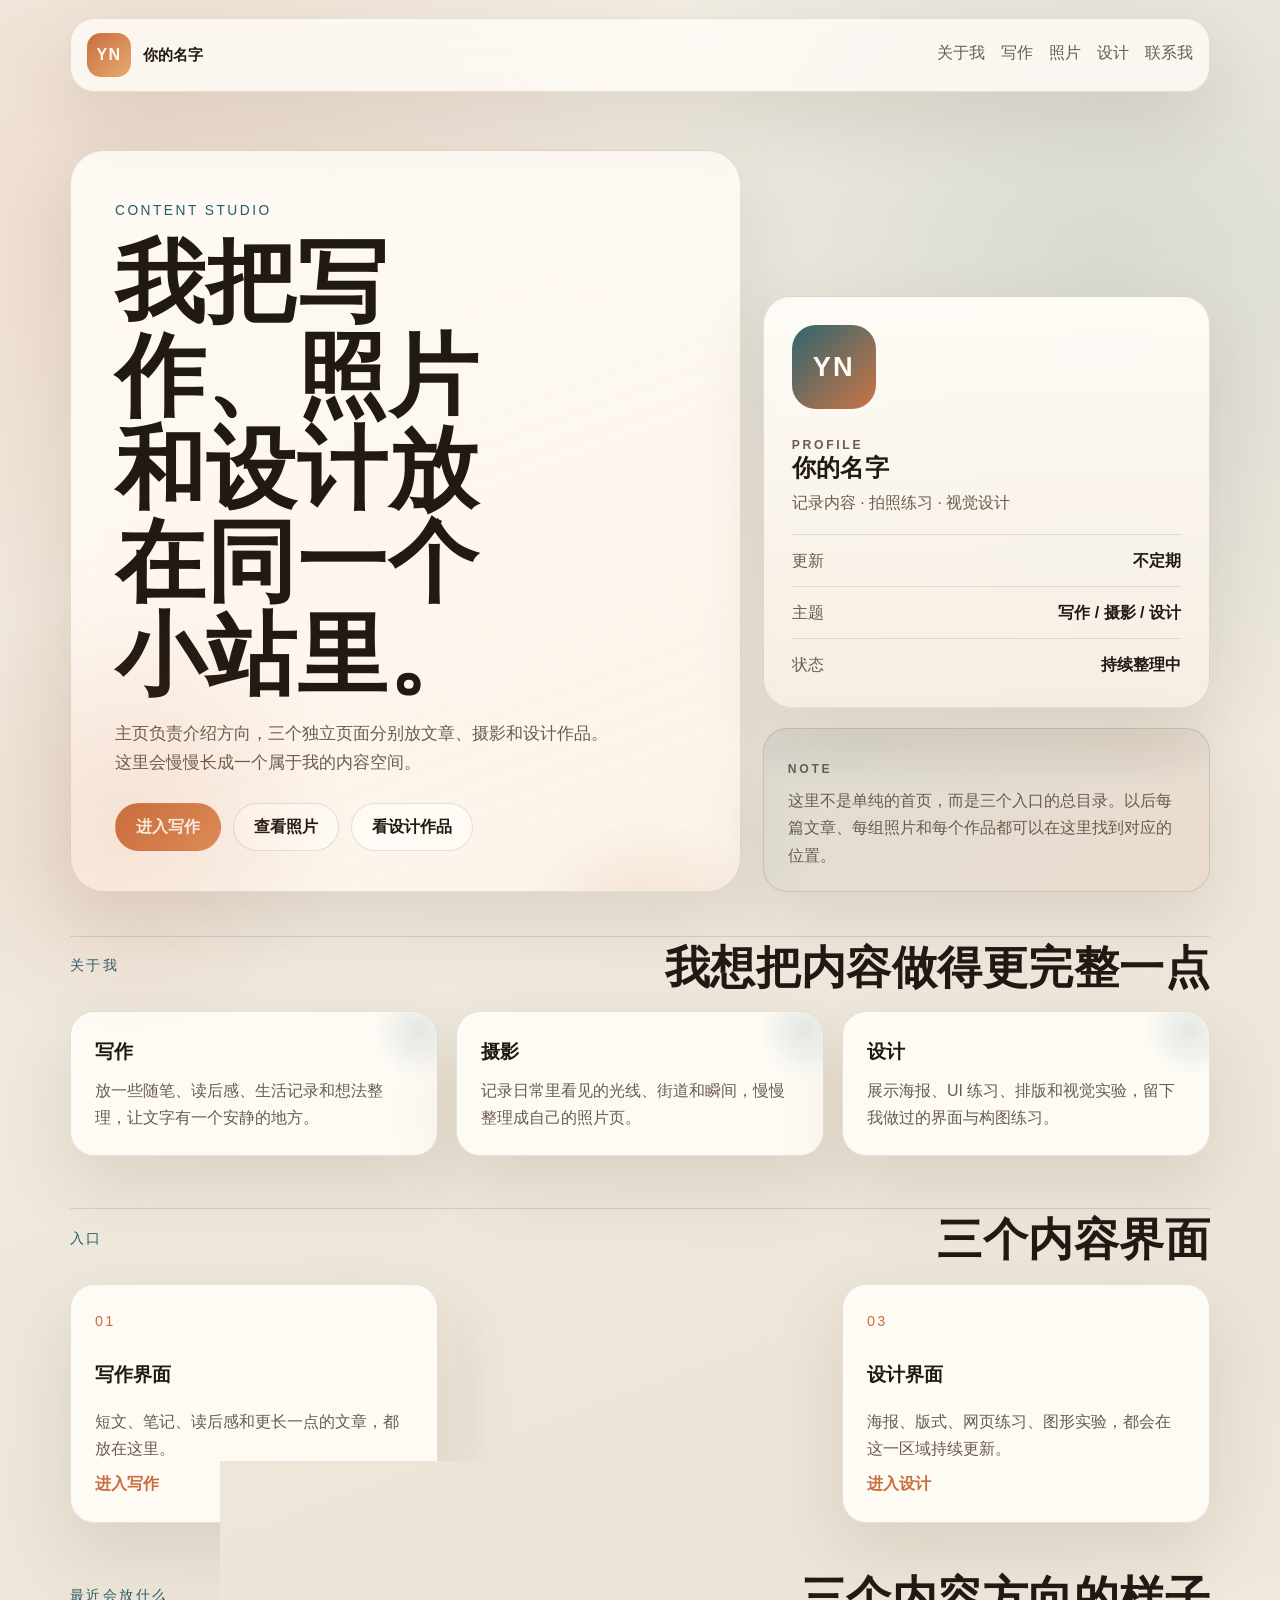
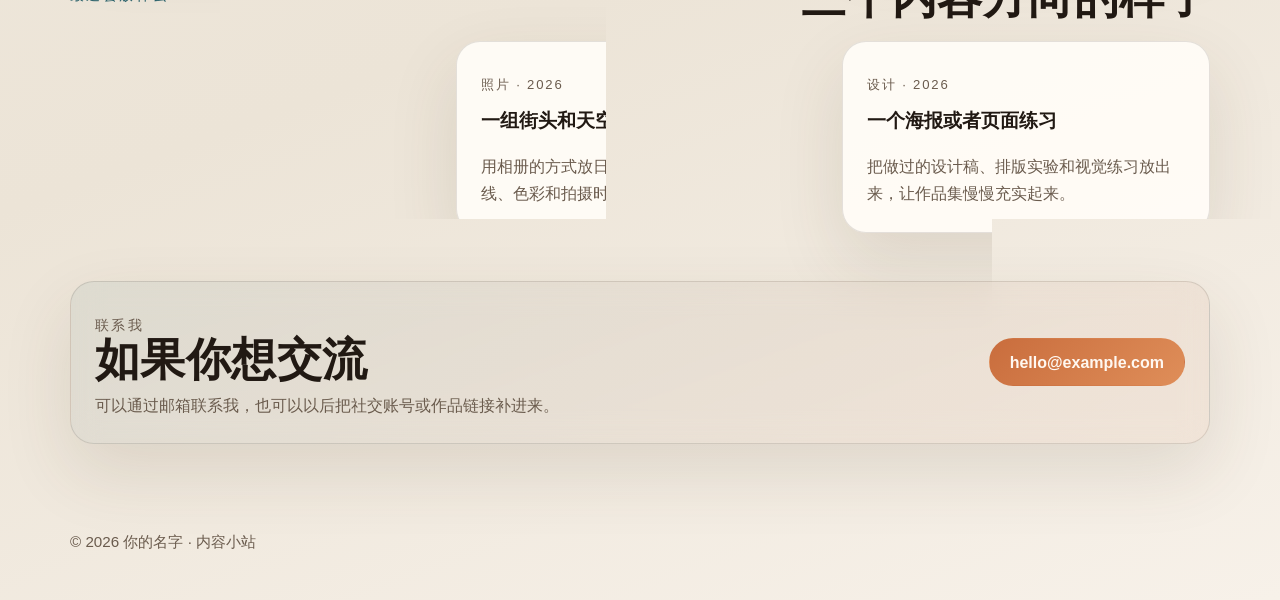
<file: index.html>
<!DOCTYPE html>
<html lang="zh-CN">
<head>
  <meta charset="UTF-8">
  <meta name="viewport" content="width=device-width, initial-scale=1.0">
  <title>你的名字 | 内容小站</title>
  <link rel="stylesheet" href="styles.css">
</head>
<body>
  <div class="page-shell">
    <header class="site-header">
      <a class="brand" href="#top">
        <span class="brand-mark">YN</span>
        <span class="brand-text">你的名字</span>
      </a>
      <nav class="site-nav" aria-label="主导航">
        <a href="#about">关于我</a>
        <a href="writing.html">写作</a>
        <a href="photos.html">照片</a>
        <a href="design.html">设计</a>
        <a href="#contact">联系我</a>
      </nav>
    </header>

    <main id="top">
      <section class="hero">
        <div class="hero-copy reveal">
          <p class="eyebrow">Content Studio</p>
          <h1>我把写作、照片和设计放在同一个小站里。</h1>
          <p class="lead">主页负责介绍方向，三个独立页面分别放文章、摄影和设计作品。这里会慢慢长成一个属于我的内容空间。</p>
          <div class="hero-actions">
            <a class="button button-primary" href="writing.html">进入写作</a>
            <a class="button button-ghost" href="photos.html">查看照片</a>
            <a class="button button-ghost" href="design.html">看设计作品</a>
          </div>
        </div>

        <aside class="hero-side reveal delay-1" aria-label="个人信息卡片">
          <div class="profile-card">
            <div class="avatar">YN</div>
            <div>
              <p class="micro">PROFILE</p>
              <h2>你的名字</h2>
              <p>记录内容 · 拍照练习 · 视觉设计</p>
            </div>
            <ul class="quick-facts">
              <li><span>更新</span><strong>不定期</strong></li>
              <li><span>主题</span><strong>写作 / 摄影 / 设计</strong></li>
              <li><span>状态</span><strong>持续整理中</strong></li>
            </ul>
          </div>

          <div class="note-card">
            <p class="micro">NOTE</p>
            <p>这里不是单纯的首页，而是三个入口的总目录。以后每篇文章、每组照片和每个作品都可以在这里找到对应的位置。</p>
          </div>
        </aside>
      </section>

      <section class="section reveal delay-2" id="about">
        <div class="section-head section-head-split">
          <p class="eyebrow">关于我</p>
          <h2>我想把内容做得更完整一点</h2>
        </div>
        <div class="info-grid">
          <article class="card card-soft">
            <h3>写作</h3>
            <p>放一些随笔、读后感、生活记录和想法整理，让文字有一个安静的地方。</p>
          </article>
          <article class="card card-soft">
            <h3>摄影</h3>
            <p>记录日常里看见的光线、街道和瞬间，慢慢整理成自己的照片页。</p>
          </article>
          <article class="card card-soft">
            <h3>设计</h3>
            <p>展示海报、UI 练习、排版和视觉实验，留下我做过的界面与构图练习。</p>
          </article>
        </div>
      </section>

      <section class="section reveal delay-3" id="projects">
        <div class="section-head section-head-split">
          <p class="eyebrow">入口</p>
          <h2>三个内容界面</h2>
        </div>
        <div class="interface-grid">
          <a class="interface-card card" href="writing.html">
            <span class="project-index">01</span>
            <h3>写作界面</h3>
            <p>短文、笔记、读后感和更长一点的文章，都放在这里。</p>
            <span class="card-link">进入写作</span>
          </a>
          <a class="interface-card card accent-card" href="photos.html">
            <span class="project-index">02</span>
            <h3>照片界面</h3>
            <p>用网格或相册的方式展示我拍过的照片、旅行记录和日常瞬间。</p>
            <span class="card-link">进入照片</span>
          </a>
          <a class="interface-card card" href="design.html">
            <span class="project-index">03</span>
            <h3>设计界面</h3>
            <p>海报、版式、网页练习、图形实验，都会在这一区域持续更新。</p>
            <span class="card-link">进入设计</span>
          </a>
        </div>
      </section>

      <section class="section reveal delay-4">
        <div class="section-head">
          <p class="eyebrow">最近会放什么</p>
          <h2>三个内容方向的样子</h2>
        </div>
        <div class="story-list">
          <article class="story-card card">
            <p class="story-meta">写作 · 2026</p>
            <h3>一篇关于日常和观察的短文</h3>
            <p>把某一天看到的细节、当天的思考和一点点情绪整理下来，形成一篇轻量文章。</p>
          </article>
          <article class="story-card card">
            <p class="story-meta">照片 · 2026</p>
            <h3>一组街头和天空的照片</h3>
            <p>用相册的方式放日常拍摄的照片，保留光线、色彩和拍摄时的氛围感。</p>
          </article>
          <article class="story-card card">
            <p class="story-meta">设计 · 2026</p>
            <h3>一个海报或者页面练习</h3>
            <p>把做过的设计稿、排版实验和视觉练习放出来，让作品集慢慢充实起来。</p>
          </article>
        </div>
      </section>

      <section class="section contact-card reveal delay-4" id="contact">
        <div>
          <p class="eyebrow">联系我</p>
          <h2>如果你想交流</h2>
          <p>可以通过邮箱联系我，也可以以后把社交账号或作品链接补进来。</p>
        </div>
        <a class="button button-primary" href="mailto:hello@example.com">hello@example.com</a>
      </section>
    </main>

    <footer class="site-footer">
      <p>© 2026 你的名字 · 内容小站</p>
    </footer>
  </div>
  <script src="script.js"></script>
</body>
</html>
</file>
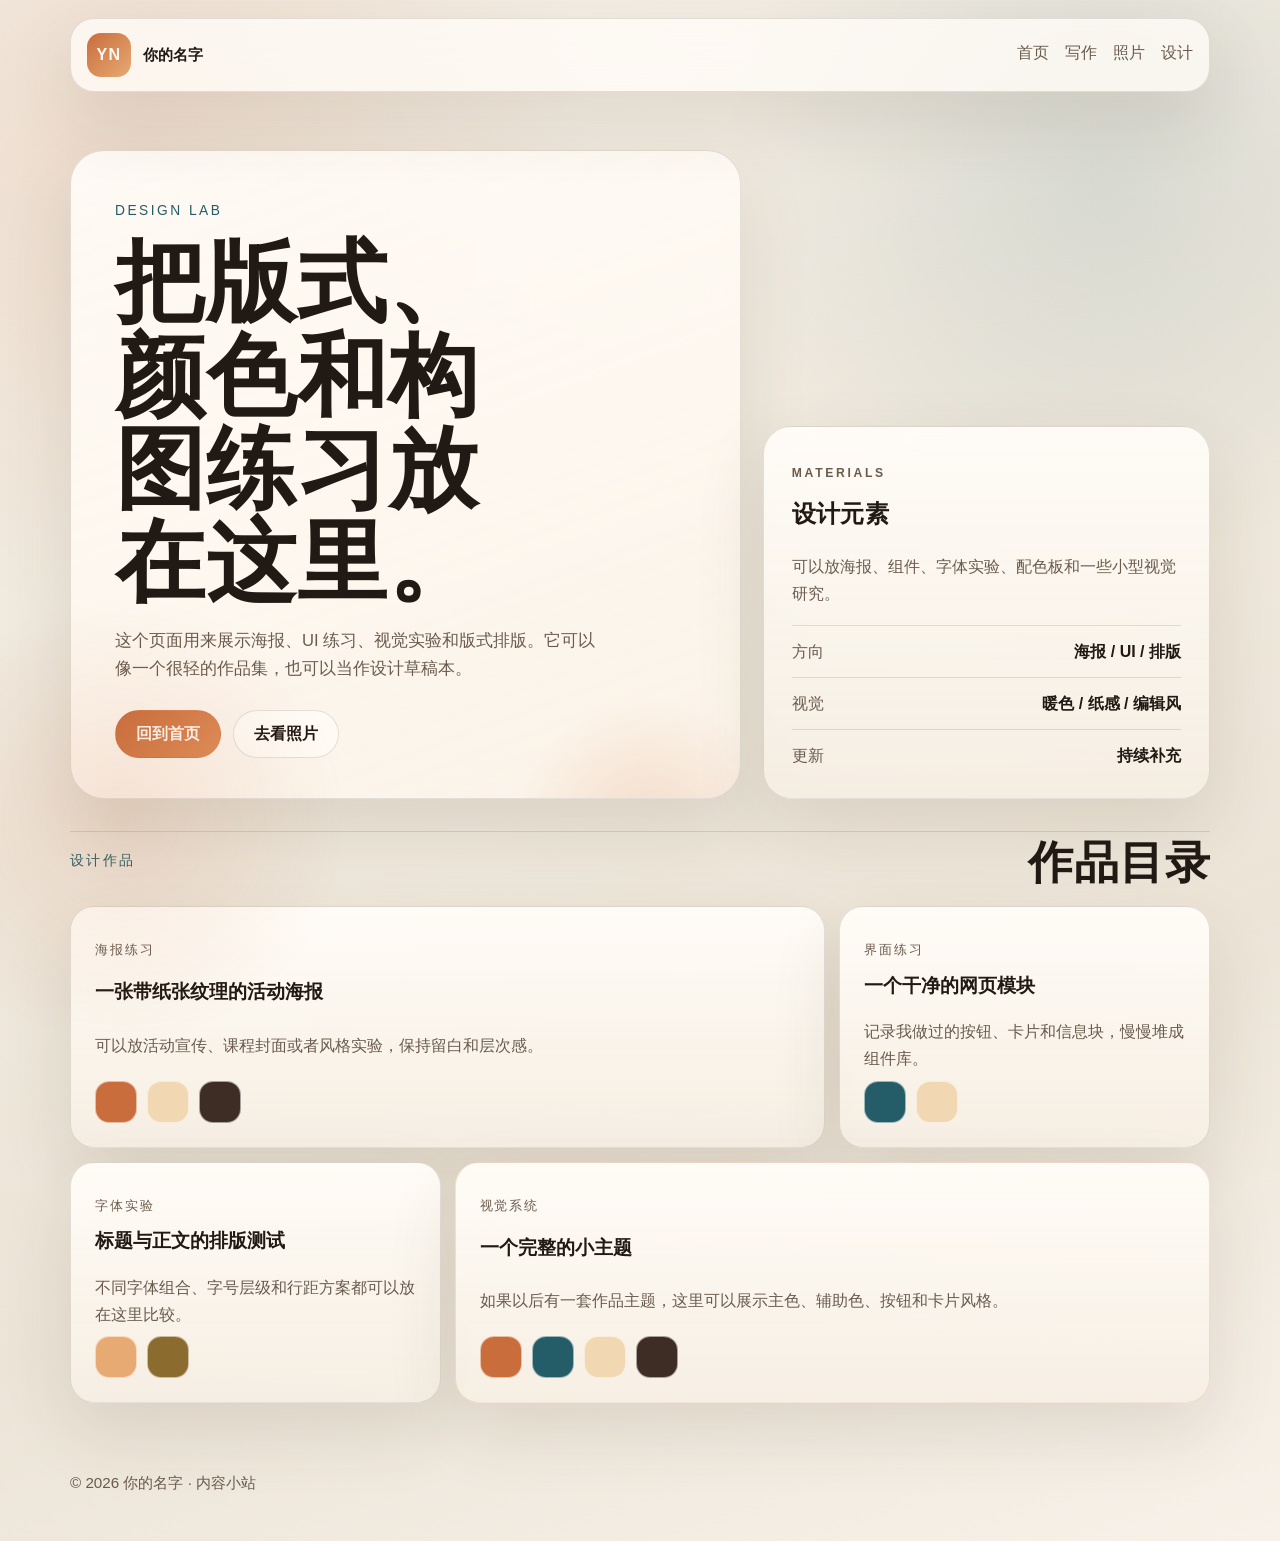
<file: design.html>
<!DOCTYPE html>
<html lang="zh-CN">
<head>
  <meta charset="UTF-8">
  <meta name="viewport" content="width=device-width, initial-scale=1.0">
  <title>设计 | 你的名字</title>
  <link rel="stylesheet" href="styles.css">
</head>
<body>
  <div class="page-shell">
    <header class="site-header">
      <a class="brand" href="index.html">
        <span class="brand-mark">YN</span>
        <span class="brand-text">你的名字</span>
      </a>
      <nav class="site-nav" aria-label="主导航">
        <a href="index.html">首页</a>
        <a href="writing.html">写作</a>
        <a href="photos.html">照片</a>
        <a href="design.html">设计</a>
      </nav>
    </header>

    <main>
      <section class="hero hero-compact design-hero">
        <div class="hero-copy reveal">
          <p class="eyebrow">Design Lab</p>
          <h1>把版式、颜色和构图练习放在这里。</h1>
          <p class="lead">这个页面用来展示海报、UI 练习、视觉实验和版式排版。它可以像一个很轻的作品集，也可以当作设计草稿本。</p>
          <div class="hero-actions">
            <a class="button button-primary" href="index.html">回到首页</a>
            <a class="button button-ghost" href="photos.html">去看照片</a>
          </div>
        </div>

        <aside class="hero-side reveal delay-1" aria-label="设计信息卡片">
          <div class="profile-card">
            <p class="micro">MATERIALS</p>
            <h2>设计元素</h2>
            <p>可以放海报、组件、字体实验、配色板和一些小型视觉研究。</p>
            <ul class="quick-facts">
              <li><span>方向</span><strong>海报 / UI / 排版</strong></li>
              <li><span>视觉</span><strong>暖色 / 纸感 / 编辑风</strong></li>
              <li><span>更新</span><strong>持续补充</strong></li>
            </ul>
          </div>
        </aside>
      </section>

      <section class="section reveal delay-2">
        <div class="section-head section-head-split">
          <p class="eyebrow">设计作品</p>
          <h2>作品目录</h2>
        </div>

        <div class="design-grid">
          <article class="design-card wide card">
            <p class="design-meta">海报练习</p>
            <h3>一张带纸张纹理的活动海报</h3>
            <p>可以放活动宣传、课程封面或者风格实验，保持留白和层次感。</p>
            <div class="swatch-row">
              <span class="swatch swatch-a"></span>
              <span class="swatch swatch-c"></span>
              <span class="swatch swatch-d"></span>
            </div>
          </article>

          <article class="design-card card">
            <p class="design-meta">界面练习</p>
            <h3>一个干净的网页模块</h3>
            <p>记录我做过的按钮、卡片和信息块，慢慢堆成组件库。</p>
            <div class="swatch-row">
              <span class="swatch swatch-b"></span>
              <span class="swatch swatch-c"></span>
            </div>
          </article>

          <article class="design-card card">
            <p class="design-meta">字体实验</p>
            <h3>标题与正文的排版测试</h3>
            <p>不同字体组合、字号层级和行距方案都可以放在这里比较。</p>
            <div class="swatch-row">
              <span class="swatch swatch-e"></span>
              <span class="swatch swatch-f"></span>
            </div>
          </article>

          <article class="design-card wide card accent-card">
            <p class="design-meta">视觉系统</p>
            <h3>一个完整的小主题</h3>
            <p>如果以后有一套作品主题，这里可以展示主色、辅助色、按钮和卡片风格。</p>
            <div class="swatch-row">
              <span class="swatch swatch-a"></span>
              <span class="swatch swatch-b"></span>
              <span class="swatch swatch-c"></span>
              <span class="swatch swatch-d"></span>
            </div>
          </article>
        </div>
      </section>
    </main>

    <footer class="site-footer">
      <p>© 2026 你的名字 · 设计页</p>
    </footer>
  </div>
  <script src="script.js"></script>
</body>
</html>
</file>
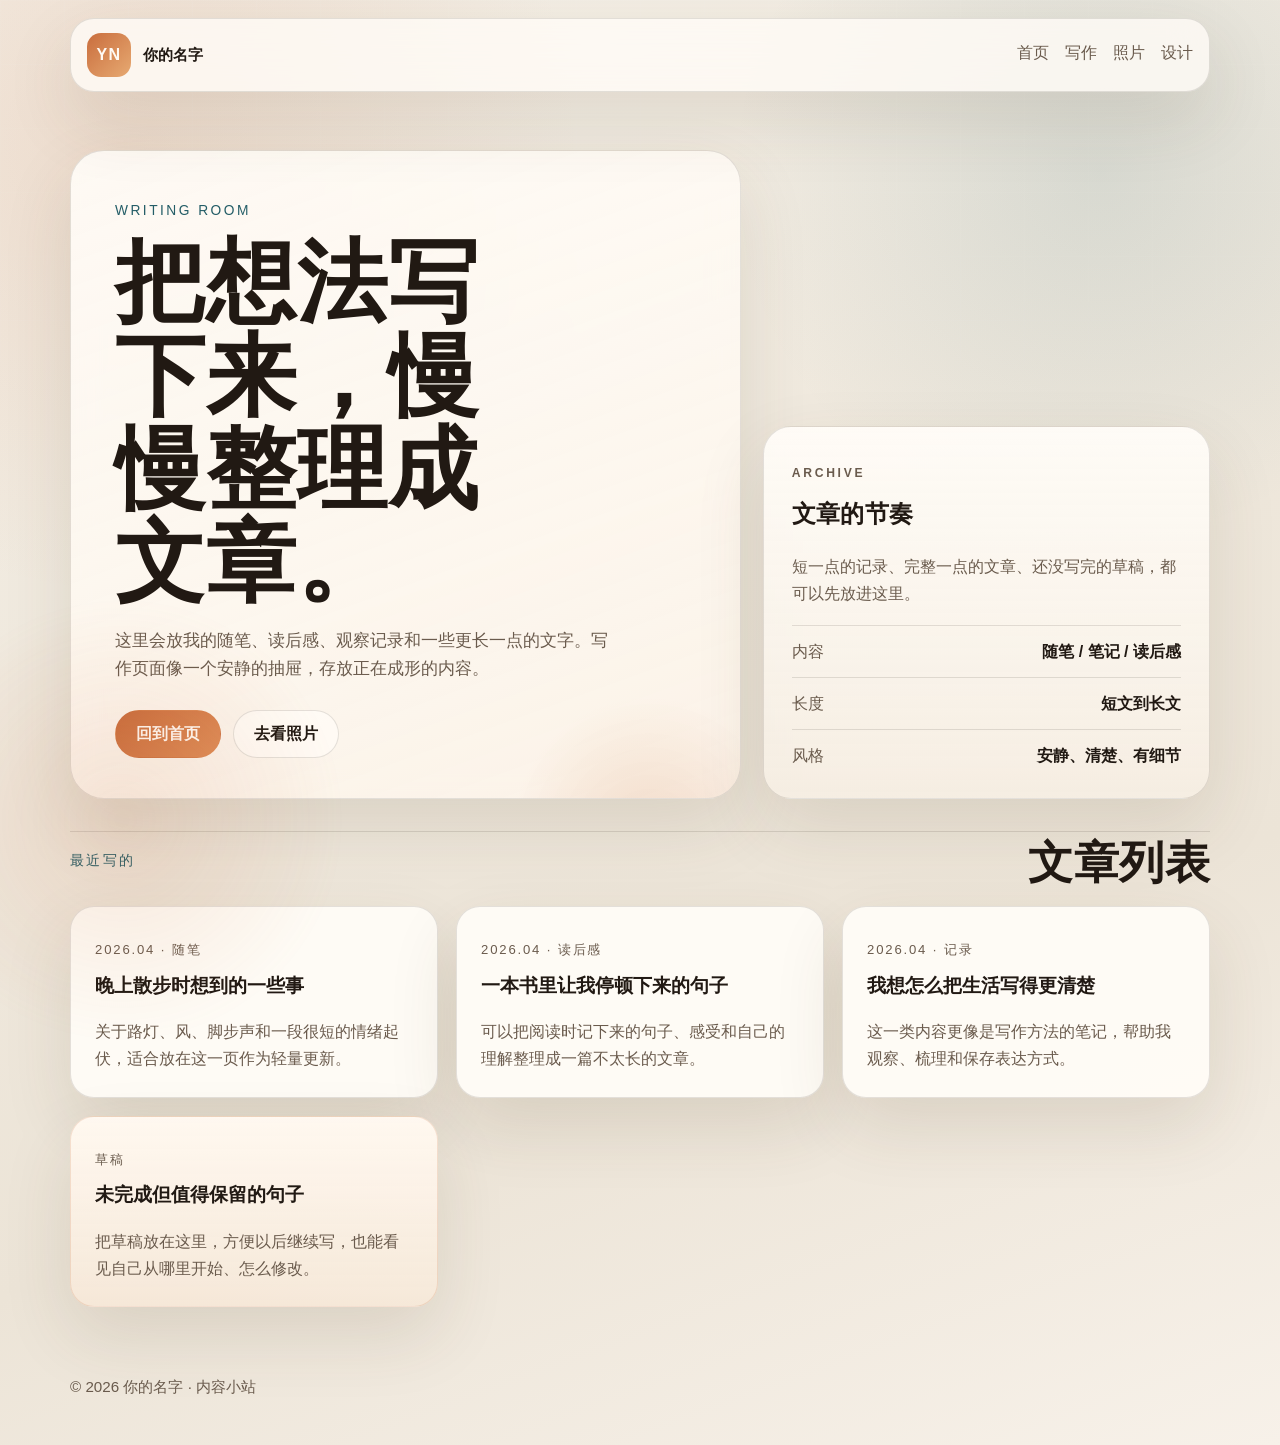
<file: writing.html>
<!DOCTYPE html>
<html lang="zh-CN">
<head>
  <meta charset="UTF-8">
  <meta name="viewport" content="width=device-width, initial-scale=1.0">
  <title>写作 | 你的名字</title>
  <link rel="stylesheet" href="styles.css">
</head>
<body>
  <div class="page-shell">
    <header class="site-header">
      <a class="brand" href="index.html">
        <span class="brand-mark">YN</span>
        <span class="brand-text">你的名字</span>
      </a>
      <nav class="site-nav" aria-label="主导航">
        <a href="index.html">首页</a>
        <a href="writing.html">写作</a>
        <a href="photos.html">照片</a>
        <a href="design.html">设计</a>
      </nav>
    </header>

    <main>
      <section class="hero hero-compact photo-hero">
        <div class="hero-copy reveal">
          <p class="eyebrow">Writing Room</p>
          <h1>把想法写下来，慢慢整理成文章。</h1>
          <p class="lead">这里会放我的随笔、读后感、观察记录和一些更长一点的文字。写作页面像一个安静的抽屉，存放正在成形的内容。</p>
          <div class="hero-actions">
            <a class="button button-primary" href="index.html">回到首页</a>
            <a class="button button-ghost" href="photos.html">去看照片</a>
          </div>
        </div>

        <aside class="hero-side reveal delay-1" aria-label="写作信息卡片">
          <div class="profile-card">
            <p class="micro">ARCHIVE</p>
            <h2>文章的节奏</h2>
            <p>短一点的记录、完整一点的文章、还没写完的草稿，都可以先放进这里。</p>
            <ul class="quick-facts">
              <li><span>内容</span><strong>随笔 / 笔记 / 读后感</strong></li>
              <li><span>长度</span><strong>短文到长文</strong></li>
              <li><span>风格</span><strong>安静、清楚、有细节</strong></li>
            </ul>
          </div>
        </aside>
      </section>

      <section class="section reveal delay-2">
        <div class="section-head section-head-split">
          <p class="eyebrow">最近写的</p>
          <h2>文章列表</h2>
        </div>
        <div class="story-list">
          <article class="story-card card">
            <p class="story-meta">2026.04 · 随笔</p>
            <h3>晚上散步时想到的一些事</h3>
            <p>关于路灯、风、脚步声和一段很短的情绪起伏，适合放在这一页作为轻量更新。</p>
          </article>
          <article class="story-card card">
            <p class="story-meta">2026.04 · 读后感</p>
            <h3>一本书里让我停顿下来的句子</h3>
            <p>可以把阅读时记下来的句子、感受和自己的理解整理成一篇不太长的文章。</p>
          </article>
          <article class="story-card card">
            <p class="story-meta">2026.04 · 记录</p>
            <h3>我想怎么把生活写得更清楚</h3>
            <p>这一类内容更像是写作方法的笔记，帮助我观察、梳理和保存表达方式。</p>
          </article>
          <article class="story-card card accent-card">
            <p class="story-meta">草稿</p>
            <h3>未完成但值得保留的句子</h3>
            <p>把草稿放在这里，方便以后继续写，也能看见自己从哪里开始、怎么修改。</p>
          </article>
        </div>
      </section>
    </main>

    <footer class="site-footer">
      <p>© 2026 你的名字 · 写作页</p>
    </footer>
  </div>
  <script src="script.js"></script>
</body>
</html>
</file>
<file: styles.css>
* {
  box-sizing: border-box;
}

:root {
  --bg: #f4efe6;
  --bg-2: #ece4d7;
  --paper: rgba(255, 252, 247, 0.82);
  --paper-strong: rgba(255, 252, 247, 0.94);
  --text: #211913;
  --muted: #6a5b4d;
  --line: rgba(33, 25, 19, 0.12);
  --accent: #c96d3d;
  --accent-2: #245d67;
  --accent-3: #8c6b2f;
  --shadow: 0 28px 70px rgba(78, 58, 36, 0.12);
}

html {
  scroll-behavior: smooth;
}

body {
  margin: 0;
  color: var(--text);
  background:
    radial-gradient(circle at 10% 10%, rgba(201, 109, 61, 0.14), transparent 26%),
    radial-gradient(circle at 86% 12%, rgba(36, 93, 103, 0.12), transparent 22%),
    linear-gradient(160deg, var(--bg), var(--bg-2) 68%, #f7f1e9 100%);
  font-family: "PingFang SC", "Microsoft YaHei", sans-serif;
  line-height: 1.7;
  min-height: 100vh;
}

body::before {
  content: "";
  position: fixed;
  inset: 0;
  pointer-events: none;
  opacity: 0.16;
  background-image: linear-gradient(rgba(255, 255, 255, 0.7) 1px, transparent 1px),
    linear-gradient(90deg, rgba(255, 255, 255, 0.7) 1px, transparent 1px);
  background-size: 64px 64px;
  mask-image: linear-gradient(to bottom, rgba(0, 0, 0, 0.45), transparent 85%);
}

body::after {
  content: "";
  position: fixed;
  inset: auto auto -16% -8%;
  width: 28rem;
  height: 28rem;
  border-radius: 50%;
  background: radial-gradient(circle, rgba(201, 109, 61, 0.14), transparent 70%);
  pointer-events: none;
  filter: blur(6px);
}

img {
  max-width: 100%;
  display: block;
}

a {
  color: inherit;
  text-decoration: none;
}

.page-shell {
  position: relative;
}

.site-header,
main,
.site-footer {
  width: min(1140px, calc(100% - 28px));
  margin: 0 auto;
}

.site-header {
  position: sticky;
  top: 18px;
  z-index: 10;
  display: flex;
  align-items: center;
  justify-content: space-between;
  gap: 20px;
  margin-top: 18px;
  padding: 14px 16px;
  border: 1px solid var(--line);
  border-radius: 24px;
  background: rgba(255, 252, 247, 0.8);
  backdrop-filter: blur(18px);
  box-shadow: var(--shadow);
}

.brand {
  display: inline-flex;
  align-items: center;
  gap: 12px;
}

.brand-mark {
  display: grid;
  place-items: center;
  width: 44px;
  height: 44px;
  border-radius: 14px;
  background: linear-gradient(135deg, var(--accent), #e7aa72);
  color: #fffaf4;
  font-weight: 800;
  letter-spacing: 0.08em;
}

.brand-text {
  font-size: 0.95rem;
  font-weight: 700;
}

.site-nav {
  display: flex;
  flex-wrap: wrap;
  gap: 16px;
  color: var(--muted);
  font-size: 0.98rem;
}

.site-nav a {
  position: relative;
  padding-bottom: 4px;
  transition: color 180ms ease;
}

.site-nav a::after {
  content: "";
  position: absolute;
  left: 0;
  bottom: 0;
  width: 100%;
  height: 1px;
  background: currentColor;
  transform: scaleX(0);
  transform-origin: left;
  transition: transform 180ms ease;
}

.site-nav a:hover,
.site-nav a:focus-visible {
  color: var(--accent);
}

.site-nav a:hover::after,
.site-nav a:focus-visible::after {
  transform: scaleX(1);
}

main {
  padding: 34px 0 26px;
}

.hero {
  display: grid;
  grid-template-columns: 1.2fr 0.8fr;
  gap: 22px;
  align-items: end;
  padding: 24px 0 18px;
  min-height: 72vh;
}

.hero-copy,
.profile-card,
.note-card,
.card,
.contact-card {
  border: 1px solid var(--line);
  background: var(--paper);
  box-shadow: var(--shadow);
  backdrop-filter: blur(14px);
}

.hero-copy {
  position: relative;
  padding: 48px 44px 40px;
  border-radius: 34px;
  background: linear-gradient(160deg, rgba(255, 252, 247, 0.92), rgba(255, 246, 236, 0.78));
  overflow: hidden;
}

.hero-copy::after {
  content: "";
  position: absolute;
  inset: auto -8% -28% auto;
  width: 18rem;
  height: 18rem;
  border-radius: 50%;
  background: radial-gradient(circle, rgba(201, 109, 61, 0.18), transparent 68%);
}

.eyebrow {
  margin: 0 0 14px;
  color: var(--accent-2);
  font-size: 0.86rem;
  letter-spacing: 0.18em;
  text-transform: uppercase;
}

.hero h1,
.section h2,
.profile-card h2 {
  margin: 0;
  line-height: 1.04;
  font-family: "STKaiti", "KaiTi", "Songti SC", serif;
  letter-spacing: 0.01em;
}

.hero h1 {
  max-width: 10ch;
  font-size: clamp(3.3rem, 7vw, 6.1rem);
}

.lead {
  max-width: 31rem;
  margin: 18px 0 0;
  color: var(--muted);
  font-size: 1.04rem;
}

.hero-actions {
  display: flex;
  flex-wrap: wrap;
  gap: 12px;
  margin-top: 26px;
}

.button {
  display: inline-flex;
  align-items: center;
  justify-content: center;
  min-height: 48px;
  padding: 0 20px;
  border-radius: 999px;
  border: 1px solid transparent;
  font-weight: 700;
  transition: transform 180ms ease, border-color 180ms ease, background-color 180ms ease, color 180ms ease;
}

.button:hover,
.button:focus-visible {
  transform: translateY(-2px);
}

.button-primary {
  background: linear-gradient(135deg, var(--accent), #df8e59);
  color: #fff8f1;
}

.button-ghost {
  border-color: var(--line);
  background: rgba(255, 252, 247, 0.72);
  color: var(--text);
}

.hero-side {
  display: grid;
  gap: 20px;
  align-content: end;
  transform: translateY(18px);
}

.profile-card {
  display: grid;
  gap: 18px;
  padding: 28px;
  border-radius: 28px;
  background: linear-gradient(180deg, rgba(255, 252, 247, 0.96), rgba(247, 239, 228, 0.84));
}

.avatar {
  width: 84px;
  height: 84px;
  display: grid;
  place-items: center;
  border-radius: 24px;
  background: linear-gradient(135deg, rgba(36, 93, 103, 0.95), rgba(201, 109, 61, 0.95));
  color: #fffaf4;
  font-size: 1.7rem;
  font-weight: 900;
  letter-spacing: 0.08em;
}

.micro {
  margin: 0;
  color: var(--accent-3);
  font-size: 0.76rem;
  font-weight: 800;
  letter-spacing: 0.22em;
  text-transform: uppercase;
}

.profile-card p,
.note-card p,
.card p,
.contact-card p,
.story-card p,
.photo-copy p,
.design-card p {
  margin: 8px 0 0;
  color: var(--muted);
}

.quick-facts {
  margin: 0;
  padding: 0;
  list-style: none;
  display: grid;
  gap: 12px;
}

.quick-facts li {
  display: flex;
  justify-content: space-between;
  gap: 18px;
  padding-top: 12px;
  border-top: 1px solid var(--line);
  color: var(--muted);
}

.quick-facts span {
  flex: 0 0 auto;
}

.quick-facts strong {
  color: var(--text);
  font-weight: 700;
  text-align: right;
}

.note-card {
  padding: 22px 24px;
  border-radius: 24px;
  background: linear-gradient(140deg, rgba(36, 93, 103, 0.08), rgba(201, 109, 61, 0.08));
}

.section {
  padding: 26px 0;
}

.section-head {
  display: flex;
  justify-content: space-between;
  align-items: end;
  gap: 20px;
  margin-bottom: 20px;
}

.section-head-split {
  padding-top: 8px;
  border-top: 1px solid var(--line);
}

.section h2 {
  font-size: clamp(1.8rem, 4vw, 2.8rem);
}

.info-grid,
.interface-grid,
.story-list {
  display: grid;
  gap: 18px;
  grid-template-columns: repeat(3, minmax(0, 1fr));
}

.card,
.contact-card {
  border-radius: 24px;
  padding: 24px;
  background: var(--paper-strong);
}

.card h3,
.story-card h3,
.design-card h3,
.photo-copy h3 {
  margin: 0;
  font-size: 1.2rem;
}

.card-soft {
  position: relative;
  overflow: hidden;
}

.card-soft::after {
  content: "";
  position: absolute;
  right: -28px;
  top: -28px;
  width: 92px;
  height: 92px;
  border-radius: 50%;
  background: radial-gradient(circle, rgba(36, 93, 103, 0.12), transparent 72%);
}

.project-index {
  display: inline-block;
  margin-bottom: 18px;
  color: var(--accent);
  font-size: 0.9rem;
  letter-spacing: 0.16em;
}

.accent-card {
  background: linear-gradient(180deg, rgba(255, 248, 240, 0.98), rgba(246, 232, 216, 0.92));
  border-color: rgba(201, 109, 61, 0.18);
}

.interface-card {
  display: grid;
  align-content: start;
  gap: 8px;
  min-height: 230px;
  transition: transform 180ms ease, box-shadow 180ms ease;
}

.interface-card:hover,
.interface-card:focus-visible {
  transform: translateY(-4px);
}

.card-link {
  margin-top: auto;
  color: var(--accent);
  font-weight: 700;
}

.story-card,
.design-card {
  display: grid;
  gap: 8px;
}

.story-meta,
.design-meta,
.photo-meta {
  margin: 0;
  color: var(--accent-3);
  font-size: 0.82rem;
  letter-spacing: 0.14em;
  text-transform: uppercase;
}

.hero-compact {
  min-height: auto;
  padding-bottom: 6px;
}

.photo-hero,
.design-hero {
  align-items: stretch;
}

.photo-copy,
.design-copy {
  display: grid;
  gap: 12px;
}

.photo-grid {
  display: grid;
  gap: 14px;
  grid-template-columns: repeat(12, minmax(0, 1fr));
}

.photo-card {
  position: relative;
  overflow: hidden;
  min-height: 220px;
  border-radius: 24px;
  border: 1px solid var(--line);
  background: var(--paper-strong);
  box-shadow: var(--shadow);
}

.photo-card img {
  width: 100%;
  height: 100%;
  object-fit: cover;
}

.photo-card figcaption {
  position: absolute;
  left: 16px;
  bottom: 16px;
  padding: 8px 12px;
  border-radius: 999px;
  background: rgba(255, 252, 247, 0.84);
  backdrop-filter: blur(10px);
  color: var(--text);
  font-size: 0.92rem;
}

.photo-a { grid-column: span 7; }
.photo-b { grid-column: span 5; }
.photo-c,
.photo-d,
.photo-e,
.photo-f { grid-column: span 3; }

.photo-placeholder {
  display: grid;
  align-content: end;
  padding: 16px;
  color: #fff;
  background-size: cover;
  background-position: center;
}

.photo-one {
  background-image: linear-gradient(180deg, rgba(18, 30, 37, 0.08), rgba(18, 30, 37, 0.64)), url('assets/images/news1.jpg');
}

.photo-two {
  background-image: linear-gradient(180deg, rgba(18, 30, 37, 0.12), rgba(18, 30, 37, 0.68)), linear-gradient(135deg, #b9c9d8, #f5e8db 45%, #d8b08a);
}

.photo-three {
  background-image: linear-gradient(180deg, rgba(18, 30, 37, 0.12), rgba(18, 30, 37, 0.72)), linear-gradient(145deg, #6f8a91, #d9c3aa 65%, #f5ece2);
}

.photo-four {
  background-image: linear-gradient(180deg, rgba(18, 30, 37, 0.12), rgba(18, 30, 37, 0.72)), linear-gradient(145deg, #d2a169, #f3eadf 58%, #90a4b0);
}

.photo-five {
  background-image: linear-gradient(180deg, rgba(18, 30, 37, 0.12), rgba(18, 30, 37, 0.72)), linear-gradient(145deg, #d7c2b4, #f8f4ef 58%, #7f8c85);
}

.photo-six {
  background-image: linear-gradient(180deg, rgba(18, 30, 37, 0.12), rgba(18, 30, 37, 0.72)), linear-gradient(145deg, #a17a5c, #efe7de 62%, #c7d2d7);
}

.design-grid {
  display: grid;
  grid-template-columns: repeat(12, minmax(0, 1fr));
  gap: 14px;
}

.design-card {
  grid-column: span 4;
  min-height: 220px;
  border-radius: 24px;
  padding: 24px;
  background: linear-gradient(180deg, rgba(255, 252, 247, 0.98), rgba(247, 239, 228, 0.88));
}

.design-card.wide {
  grid-column: span 8;
}

.swatch-row {
  display: flex;
  gap: 10px;
  margin-top: auto;
}

.swatch {
  width: 42px;
  height: 42px;
  border-radius: 14px;
  border: 1px solid rgba(255, 255, 255, 0.55);
}

.swatch-a { background: #c96d3d; }
.swatch-b { background: #245d67; }
.swatch-c { background: #f1d7b2; }
.swatch-d { background: #3e2d24; }
.swatch-e { background: #e7aa72; }
.swatch-f { background: #8c6b2f; }

.contact-card {
  display: flex;
  align-items: center;
  justify-content: space-between;
  gap: 20px;
  margin: 22px 0 44px;
  background: linear-gradient(140deg, rgba(36, 93, 103, 0.08), rgba(201, 109, 61, 0.08));
}

.site-footer {
  padding: 0 0 30px;
  color: var(--muted);
  font-size: 0.95rem;
}

.reveal {
  animation: rise 700ms ease both;
}

.delay-1 { animation-delay: 120ms; }
.delay-2 { animation-delay: 220ms; }
.delay-3 { animation-delay: 320ms; }
.delay-4 { animation-delay: 420ms; }

@keyframes rise {
  from {
    opacity: 0;
    transform: translateY(18px);
  }

  to {
    opacity: 1;
    transform: translateY(0);
  }
}

@media (max-width: 960px) {
  .hero,
  .info-grid,
  .interface-grid,
  .story-list,
  .photo-a,
  .photo-b,
  .photo-c,
  .photo-d,
  .photo-e,
  .photo-f,
  .design-card,
  .design-card.wide,
  .contact-card {
    grid-template-columns: 1fr;
    grid-column: auto;
  }

  .hero {
    min-height: auto;
  }

  .hero-side {
    transform: none;
  }

  .section-head,
  .contact-card {
    display: grid;
  }

  .site-header {
    border-radius: 24px;
    padding: 12px 14px;
  }

  .photo-grid,
  .design-grid {
    grid-template-columns: 1fr;
  }
}

@media (max-width: 640px) {
  body {
    line-height: 1.7;
  }

  .site-header,
  .hero-copy,
  .profile-card,
  .note-card,
  .card,
  .contact-card,
  .photo-card,
  .design-card {
    border-radius: 20px;
  }

  .site-header {
    top: 10px;
    width: calc(100% - 20px);
    padding: 12px 14px;
  }

  main {
    padding-top: 24px;
  }

  .hero-copy {
    padding: 28px 22px;
  }

  .profile-card,
  .note-card,
  .card,
  .contact-card,
  .photo-card,
  .design-card {
    padding: 20px;
  }

  .site-nav {
    gap: 12px;
    font-size: 0.92rem;
  }

  .hero h1 {
    font-size: clamp(2.5rem, 14vw, 3.8rem);
  }

  .photo-card {
    min-height: 180px;
  }

  .design-card {
    min-height: auto;
  }
}
</file>
